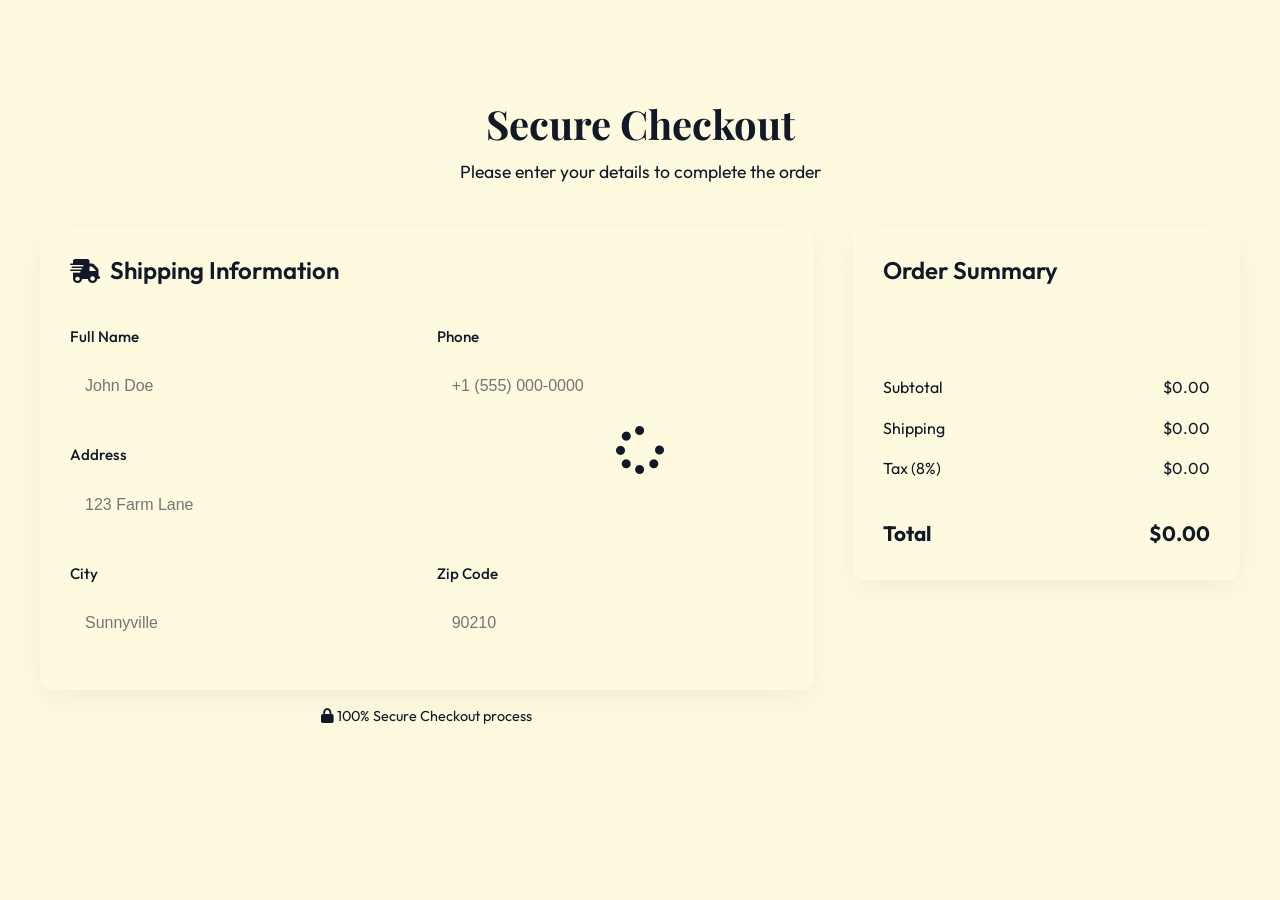
<file: checkout.html>
<!DOCTYPE html>
<html lang="en">
<head>
    <meta charset="UTF-8">
    <meta name="viewport" content="width=device-width, initial-scale=1.0">
    <title>Farmer Marketplace - Checkout</title>
    <!-- Fonts -->
    <link href="https://fonts.googleapis.com/css2?family=Roboto:wght@400;500;700&family=Playfair+Display:wght@700&display=swap" rel="stylesheet">
    <!-- FontAwesome -->
    <link rel="stylesheet" href="https://cdnjs.cloudflare.com/ajax/libs/font-awesome/6.4.0/css/all.min.css">
    <!-- CSS -->
    <link rel="stylesheet" href="css/style.css">
    <link rel="stylesheet" href="css/navbar.css">
    <link rel="stylesheet" href="css/footer.css">
    <link rel="stylesheet" href="css/checkout.css">
</head>
<body>
    <div id="global-loader" style="position:fixed; top:0; left:0; width:100%; height:100%; background:var(--background); display:flex; justify-content:center; align-items:center; z-index:9999;">
        <i class="fa-solid fa-spinner fa-spin fa-3x" style="color:var(--primary);"></i>
    </div>

    <div id="navbar-container"></div>

    <main class="page-container" style="padding-top: 100px; padding-bottom: 60px;">
        <div class="checkout-header" style="text-align: center; margin-bottom: 40px;">
            <h1 style="color: var(--primary); font-family: 'Playfair Display', serif; font-size: 2.5rem;">Secure Checkout</h1>
            <p style="color: var(--text-muted); font-size: 1.1rem; margin-top: 10px;">Please enter your details to complete the order</p>
        </div>

        <div class="checkout-layout">
            <!-- Left Side: Forms -->
            <div class="checkout-forms">
                <form id="checkoutForm">
                    <!-- Shipping Section -->
                    <div class="checkout-section">
                        <h2><i class="fa-solid fa-truck-fast"></i> Shipping Information</h2>
                        <div class="form-grid">
                            <div class="form-group">
                                <label>Full Name</label>
                                <input type="text" id="chkName" required placeholder="John Doe">
                            </div>
                            <div class="form-group">
                                <label>Phone</label>
                                <input type="tel" id="chkPhone" required placeholder="+1 (555) 000-0000">
                            </div>
                            <div class="form-group full-width">
                                <label>Address</label>
                                <input type="text" id="chkAddress" required placeholder="123 Farm Lane">
                            </div>
                            <div class="form-group">
                                <label>City</label>
                                <input type="text" id="chkCity" required placeholder="Sunnyville">
                            </div>
                            <div class="form-group">
                                <label>Zip Code</label>
                                <input type="text" id="chkZip" required placeholder="90210">
                            </div>
                        </div>
                    </div>


                    <p style="text-align: center; margin-top: 15px; color: var(--text-muted); font-size: 0.9rem;">
                        <i class="fa-solid fa-lock"></i> 100% Secure Checkout process
                    </p>
                </form>
            </div>

            <!-- Right Side: Order Summary -->
            <div class="checkout-summary">
                <h2>Order Summary</h2>
                <div id="checkoutItemsList" class="checkout-items-list">
                    <!-- Injected via JS -->
                </div>
                <div class="checkout-totals">
                    <div class="tot-row">
                        <span>Subtotal</span>
                        <span id="chkSubtotal">$0.00</span>
                    </div>
                    <div class="tot-row">
                        <span>Shipping</span>
                        <span id="chkShipping">$0.00</span>
                    </div>
                    <div class="tot-row">
                        <span>Tax (8%)</span>
                        <span id="chkTax">$0.00</span>
                    </div>
                    <div class="tot-row grand-total">
                        <span>Total</span>
                        <span id="chkGrandTotal">$0.00</span>
                    </div>
                </div>
            </div>
        </div>
    </main>

    <div id="footer-container"></div>


</body>
</html>
</file>
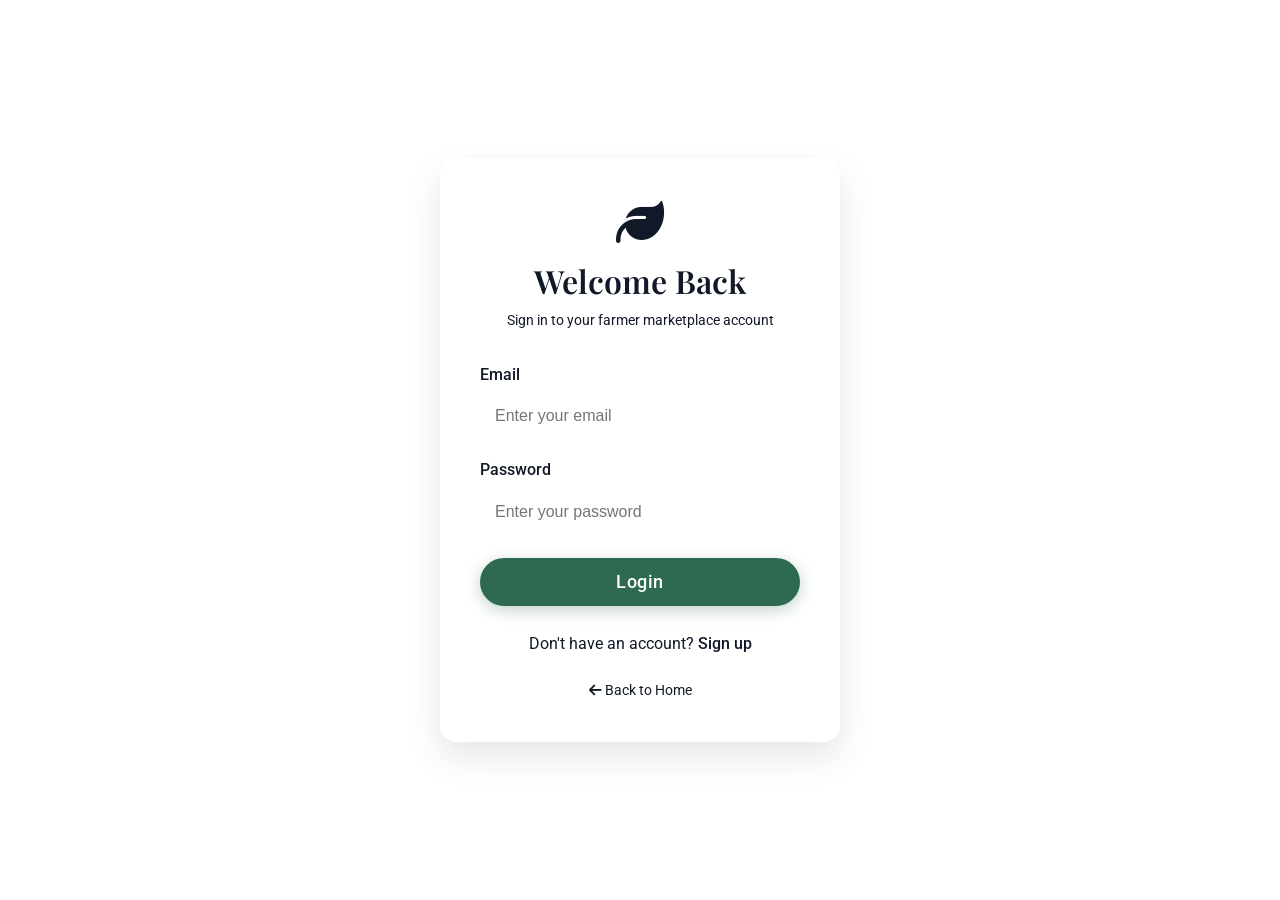
<file: dashboard.html>
<!DOCTYPE html>
<html lang="en">
<head>
    <meta charset="UTF-8">
    <meta name="viewport" content="width=device-width, initial-scale=1.0">
    <title>Farmer Marketplace - Dashboard</title>
    <!-- Fonts -->
    <link href="https://fonts.googleapis.com/css2?family=Roboto:wght@400;500;700&family=Playfair+Display:wght@700&display=swap" rel="stylesheet">
    <!-- FontAwesome -->
    <link rel="stylesheet" href="https://cdnjs.cloudflare.com/ajax/libs/font-awesome/6.4.0/css/all.min.css">
    <!-- CSS -->
    <link rel="stylesheet" href="css/style.css">
    <link rel="stylesheet" href="css/navbar.css">
    <link rel="stylesheet" href="css/footer.css">
    <link rel="stylesheet" href="css/dashboard.css">
</head>
<body>
    <div id="global-loader" style="position:fixed; top:0; left:0; width:100%; height:100%; background:var(--background); display:flex; justify-content:center; align-items:center; z-index:9999;">
        <i class="fa-solid fa-spinner fa-spin fa-3x" style="color:var(--primary);"></i>
    </div>

    <div id="navbar-container"></div>

    <main class="page-container" style="padding-top: 100px; padding-bottom: 60px;">
        <div class="dashboard-header" style="text-align: center; margin-bottom: 40px;">
            <h1 style="color: var(--primary); font-family: 'Playfair Display', serif; font-size: 2.5rem;">Your Dashboard</h1>
            <p id="dashboard-role" style="color: var(--text-muted); font-size: 1.1rem; margin-top: 10px;"></p>
        </div>
        
        <div id="dashboard-content">
            <!-- Dynamically injected via JS -->
        </div>
    </main>

    <div id="footer-container"></div>

    <!-- Scripts -->
    <script src="js/utils.js"></script>
    <script src="js/main.js"></script>
    <script src="js/dashboard.js"></script>
</body>
</html>
</file>
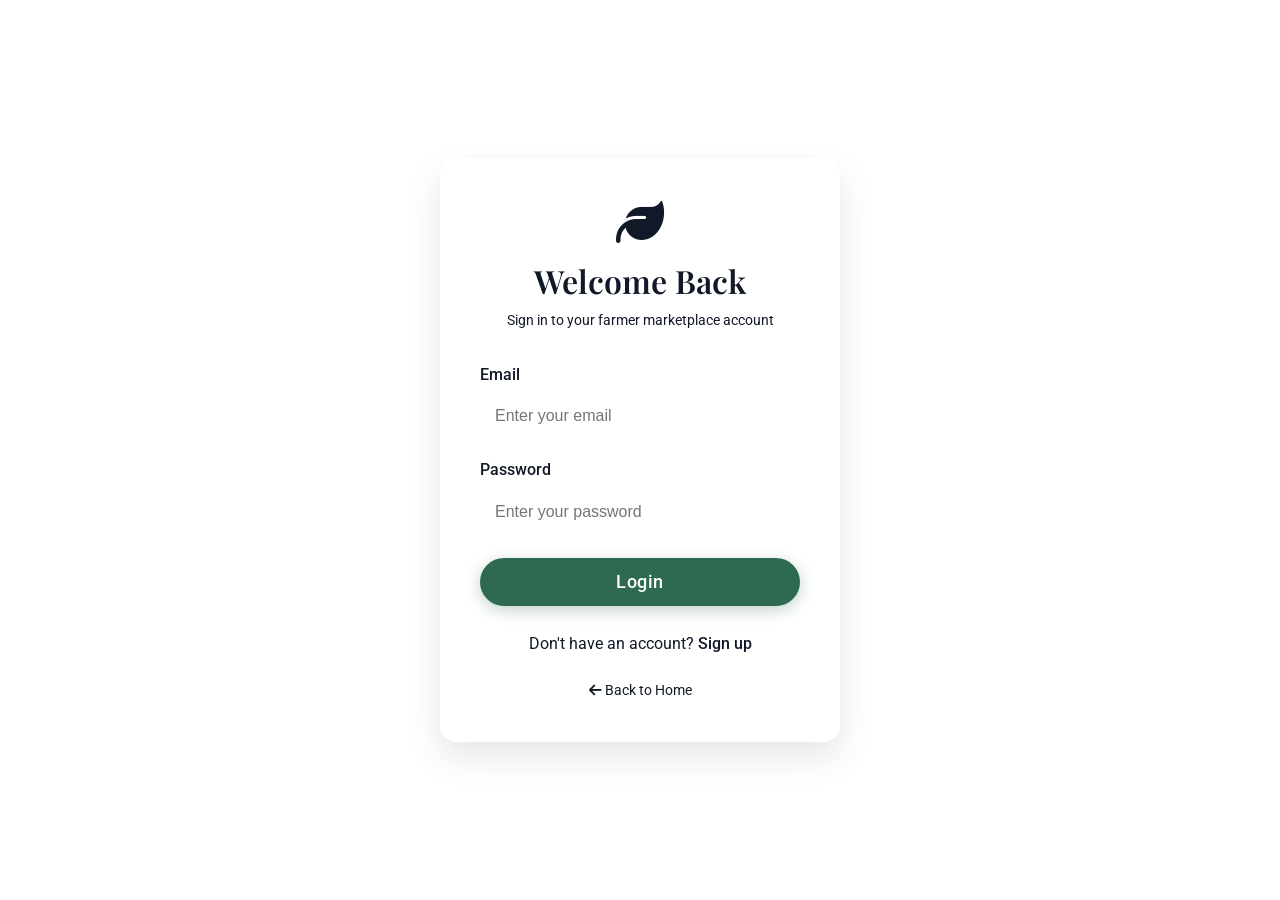
<file: login.html>
<!DOCTYPE html>
<html lang="en">
<head>
    <meta charset="UTF-8">
    <meta name="viewport" content="width=device-width, initial-scale=1.0">
    <title>Farmer Marketplace - Login</title>
    <!-- Fonts -->
    <link href="https://fonts.googleapis.com/css2?family=Roboto:wght@400;500;700&family=Playfair+Display:wght@700&display=swap" rel="stylesheet">
    <!-- FontAwesome -->
    <link rel="stylesheet" href="https://cdnjs.cloudflare.com/ajax/libs/font-awesome/6.4.0/css/all.min.css">
    <!-- CSS -->
    <link rel="stylesheet" href="css/style.css">
    <link rel="stylesheet" href="css/auth.css">
</head>
<body style="display: flex; align-items: center; justify-content: center; min-height: 100vh; background: linear-gradient(135deg, var(--bg-offset), var(--background)); font-family: 'Roboto', sans-serif;">
    <div class="auth-container" style="background: var(--background); padding: 40px; border-radius: 16px; box-shadow: 0 15px 35px rgba(0,0,0,0.1); width: 100%; max-width: 400px; text-align: center;">
        <div style="margin-bottom: 30px;">
            <i class="fa-solid fa-leaf fa-3x" style="color: var(--primary);"></i>
            <h2 style="font-family: 'Playfair Display', serif; color: var(--primary); margin-top: 15px; font-size: 2rem;">Welcome Back</h2>
            <p style="color: var(--text-muted); font-size: 0.9rem; margin-top: 5px;">Sign in to your farmer marketplace account</p>
        </div>
        <form id="loginForm" style="text-align: left;">
            <div class="form-group" style="margin-bottom: 20px;">
                <label style="display: block; margin-bottom: 8px; color: var(--text-main); font-weight: 500;">Email</label>
                <input type="email" id="loginEmail" required style="width: 100%; padding: 12px 15px; border-radius: 8px; border: 1px solid var(--border); background: var(--bg-offset); color: var(--text-main); font-size: 1rem; outline: none; transition: border-color 0.3s; box-sizing: border-box;" placeholder="Enter your email">
            </div>
            <div class="form-group" style="margin-bottom: 25px;">
                <label style="display: block; margin-bottom: 8px; color: var(--text-main); font-weight: 500;">Password</label>
                <input type="password" id="loginPassword" required style="width: 100%; padding: 12px 15px; border-radius: 8px; border: 1px solid var(--border); background: var(--bg-offset); color: var(--text-main); font-size: 1rem; outline: none; transition: border-color 0.3s; box-sizing: border-box;" placeholder="Enter your password">
            </div>
            <button type="submit" class="btn btn-primary" style="width: 100%; padding: 14px; font-size: 1.1rem; border-radius: 30px; font-weight: 500; letter-spacing: 0.5px; box-shadow: 0 4px 15px rgba(45, 106, 79, 0.3);">Login</button>
        </form>
        <p style="margin-top: 25px; color: var(--text-muted);">Don't have an account? <a href="signup.html" style="color: var(--primary); font-weight: 500; text-decoration: none;">Sign up</a></p>
        <div style="margin-top: 20px;">
            <a href="index.html" style="color: var(--text-muted); text-decoration: none; font-size: 0.9rem; transition: color 0.3s;">
                <i class="fa-solid fa-arrow-left"></i> Back to Home
            </a>
        </div>
    </div>
    <script src="js/utils.js"></script>
    <script src="js/auth.js"></script>
</body>
</html>
</file>
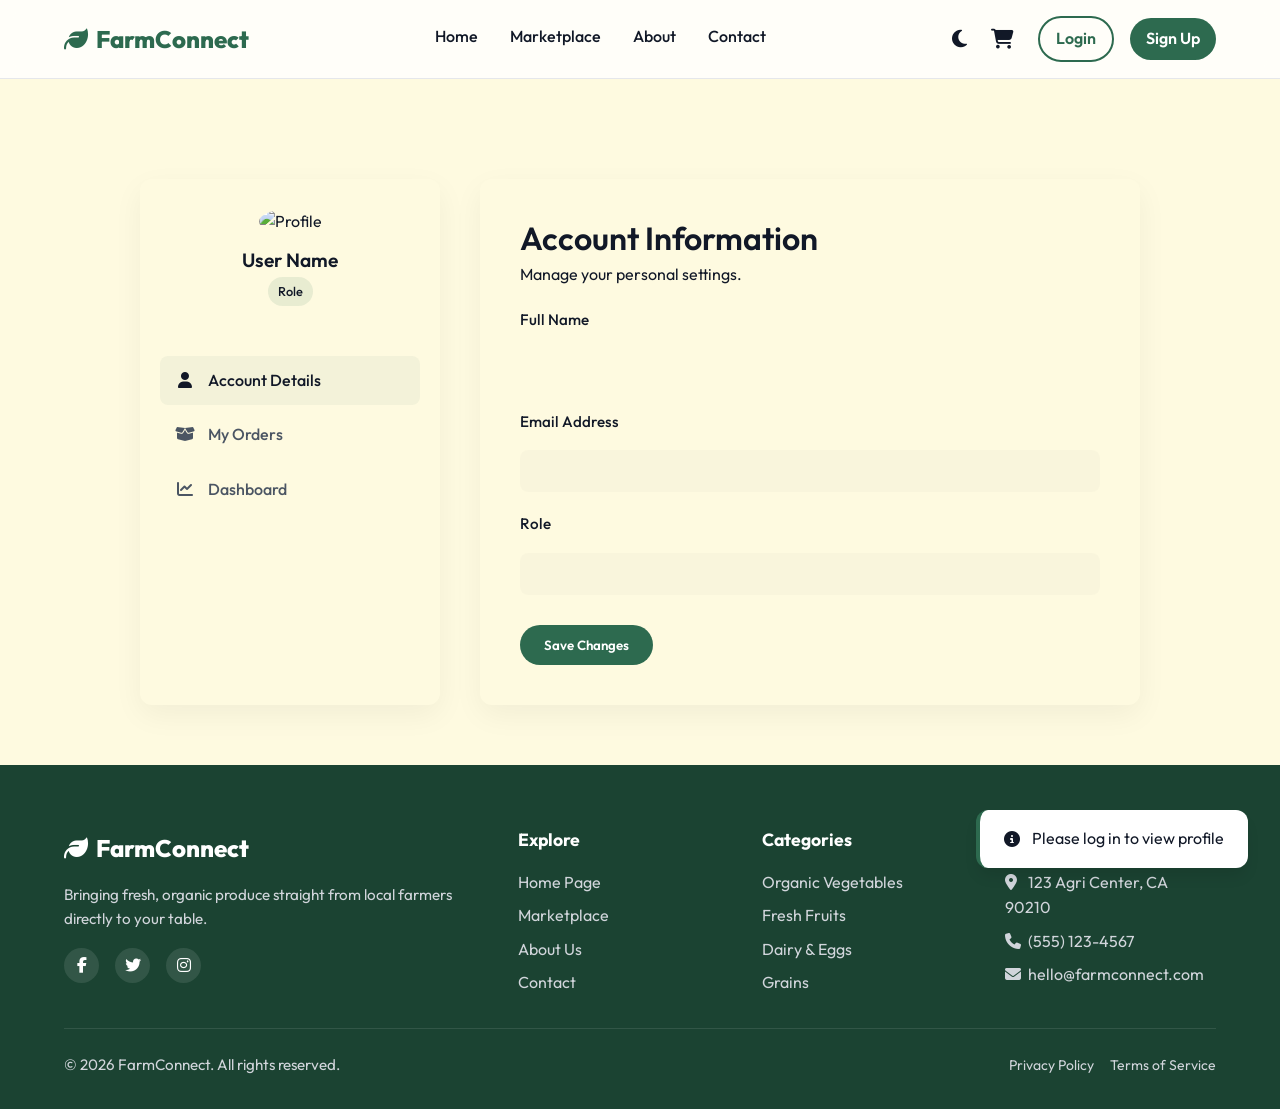
<file: profile.html>
<!DOCTYPE html>
<html lang="en">
<head>
    <meta charset="UTF-8">
    <meta name="viewport" content="width=device-width, initial-scale=1.0">
    <title>Farmer Marketplace - My Profile</title>
    <!-- Fonts -->
    <link href="https://fonts.googleapis.com/css2?family=Roboto:wght@400;500;700&family=Playfair+Display:wght@700&display=swap" rel="stylesheet">
    <!-- FontAwesome -->
    <link rel="stylesheet" href="https://cdnjs.cloudflare.com/ajax/libs/font-awesome/6.4.0/css/all.min.css">
    <!-- CSS -->
    <link rel="stylesheet" href="css/style.css">
    <link rel="stylesheet" href="css/navbar.css">
    <link rel="stylesheet" href="css/footer.css">
    <link rel="stylesheet" href="css/profile.css">
</head>
<body>
    <div id="global-loader" style="position:fixed; top:0; left:0; width:100%; height:100%; background:var(--background); display:flex; justify-content:center; align-items:center; z-index:9999;">
        <i class="fa-solid fa-spinner fa-spin fa-3x" style="color:var(--primary);"></i>
    </div>

    <div id="navbar-container"></div>

    <main class="page-container" style="padding-top: 100px; padding-bottom: 60px;">
        <div class="profile-layout">
            
            <!-- Left sidebar -->
            <div class="profile-sidebar">
                <div class="profile-avatar">
                    <img id="prof-img" src="" alt="Profile">
                    <h3 id="prof-sidebar-name">User Name</h3>
                    <div id="prof-sidebar-role" class="prof-role-badge">Role</div>
                </div>
                <ul class="profile-nav">
                    <li><a href="#" class="active"><i class="fa-solid fa-user"></i> Account Details</a></li>
                    <li><a href="orders.html"><i class="fa-solid fa-box-open"></i> My Orders</a></li>
                    <li><a href="dashboard.html"><i class="fa-solid fa-chart-line"></i> Dashboard</a></li>
                </ul>
            </div>
            
            <!-- Right Content -->
            <div class="profile-content">
                <div class="profile-card">
                    <h2>Account Information</h2>
                    <p style="color:var(--text-muted); margin-bottom:20px;">Manage your personal settings.</p>
                    
                    <form id="profileForm">
                        <div class="form-group">
                            <label>Full Name</label>
                            <input type="text" id="profName" required>
                        </div>
                        <div class="form-group">
                            <label>Email Address</label>
                            <input type="email" id="profEmail" disabled title="Email cannot be changed">
                        </div>
                        <div class="form-group">
                            <label>Role</label>
                            <input type="text" id="profRole" disabled style="text-transform: capitalize;">
                        </div>
                        <button type="submit" class="btn btn-primary" style="margin-top: 10px;">Save Changes</button>
                    </form>
                </div>
            </div>

        </div>
    </main>

    <div id="footer-container"></div>

    <!-- Scripts -->
    <script src="js/utils.js"></script>
    <script src="js/main.js"></script>
    <script src="js/profile.js"></script>
</body>
</html>
</file>
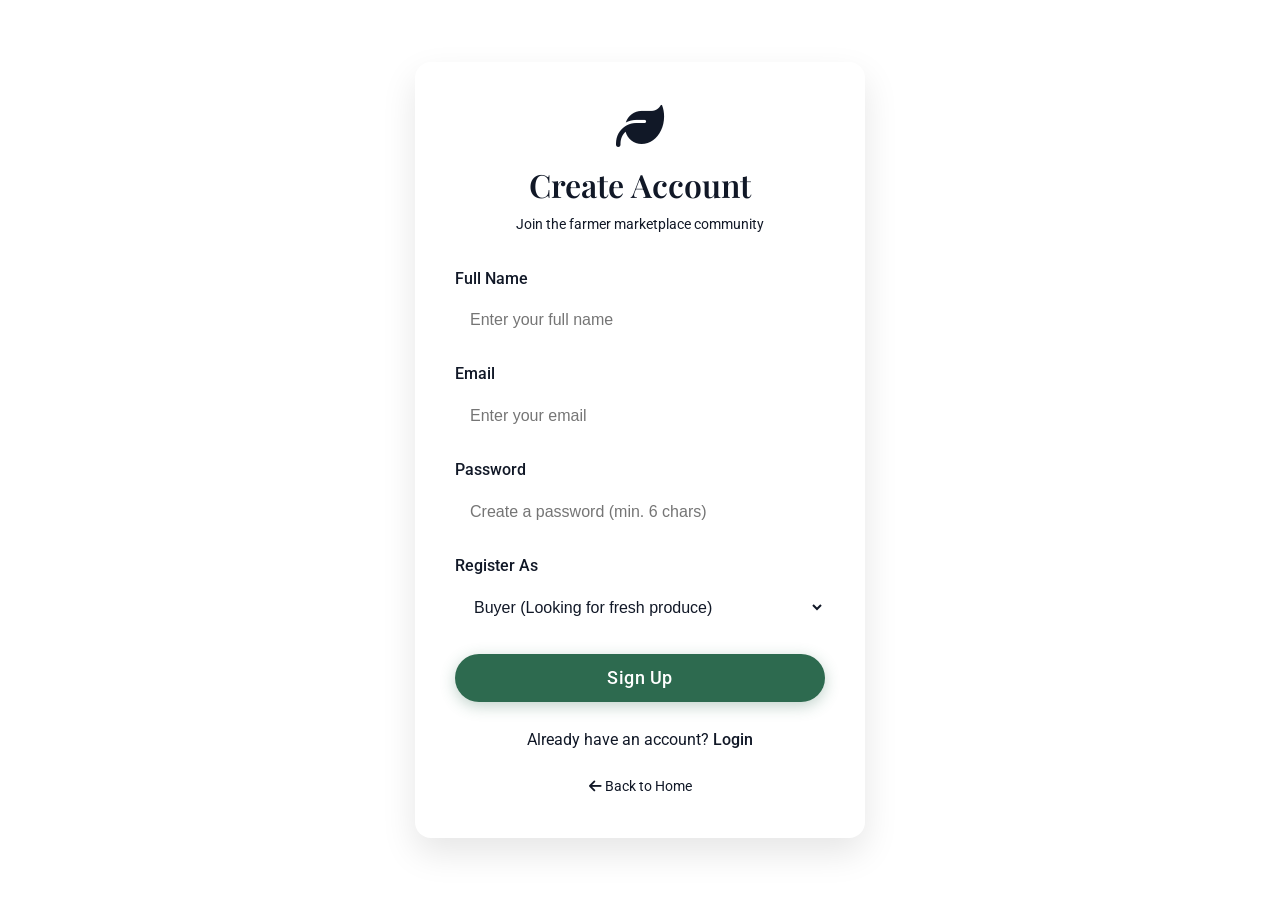
<file: signup.html>
<!DOCTYPE html>
<html lang="en">
<head>
    <meta charset="UTF-8">
    <meta name="viewport" content="width=device-width, initial-scale=1.0">
    <title>Farmer Marketplace - Sign Up</title>
    <!-- Fonts -->
    <link href="https://fonts.googleapis.com/css2?family=Roboto:wght@400;500;700&family=Playfair+Display:wght@700&display=swap" rel="stylesheet">
    <!-- FontAwesome -->
    <link rel="stylesheet" href="https://cdnjs.cloudflare.com/ajax/libs/font-awesome/6.4.0/css/all.min.css">
    <!-- CSS -->
    <link rel="stylesheet" href="css/style.css">
    <link rel="stylesheet" href="css/auth.css">
</head>
<body style="display: flex; align-items: center; justify-content: center; min-height: 100vh; background: linear-gradient(135deg, var(--bg-offset), var(--background)); font-family: 'Roboto', sans-serif;">
    <div class="auth-container" style="background: var(--background); padding: 40px; border-radius: 16px; box-shadow: 0 15px 35px rgba(0,0,0,0.1); width: 100%; max-width: 450px; text-align: center;">
        <div style="margin-bottom: 30px;">
            <i class="fa-solid fa-leaf fa-3x" style="color: var(--primary);"></i>
            <h2 style="font-family: 'Playfair Display', serif; color: var(--primary); margin-top: 15px; font-size: 2rem;">Create Account</h2>
            <p style="color: var(--text-muted); font-size: 0.9rem; margin-top: 5px;">Join the farmer marketplace community</p>
        </div>
        <form id="signupForm" style="text-align: left;">
            <div class="form-group" style="margin-bottom: 20px;">
                <label style="display: block; margin-bottom: 8px; color: var(--text-main); font-weight: 500;">Full Name</label>
                <input type="text" id="signupName" required style="width: 100%; padding: 12px 15px; border-radius: 8px; border: 1px solid var(--border); background: var(--bg-offset); color: var(--text-main); font-size: 1rem; outline: none; transition: border-color 0.3s; box-sizing: border-box;" placeholder="Enter your full name">
            </div>
            <div class="form-group" style="margin-bottom: 20px;">
                <label style="display: block; margin-bottom: 8px; color: var(--text-main); font-weight: 500;">Email</label>
                <input type="email" id="signupEmail" required style="width: 100%; padding: 12px 15px; border-radius: 8px; border: 1px solid var(--border); background: var(--bg-offset); color: var(--text-main); font-size: 1rem; outline: none; transition: border-color 0.3s; box-sizing: border-box;" placeholder="Enter your email">
            </div>
            <div class="form-group" style="margin-bottom: 20px;">
                <label style="display: block; margin-bottom: 8px; color: var(--text-main); font-weight: 500;">Password</label>
                <input type="password" id="signupPassword" required minlength="6" style="width: 100%; padding: 12px 15px; border-radius: 8px; border: 1px solid var(--border); background: var(--bg-offset); color: var(--text-main); font-size: 1rem; outline: none; transition: border-color 0.3s; box-sizing: border-box;" placeholder="Create a password (min. 6 chars)">
            </div>
            <div class="form-group" style="margin-bottom: 25px;">
                <label style="display: block; margin-bottom: 8px; color: var(--text-main); font-weight: 500;">Register As</label>
                <select id="signupRole" required style="width: 100%; padding: 12px 15px; border-radius: 8px; border: 1px solid var(--border); background: var(--bg-offset); color: var(--text-main); font-size: 1rem; outline: none; cursor: pointer; box-sizing: border-box;">
                    <option value="buyer">Buyer (Looking for fresh produce)</option>
                    <option value="farmer">Farmer (Selling produce)</option>
                </select>
            </div>
            <button type="submit" class="btn btn-primary" style="width: 100%; padding: 14px; font-size: 1.1rem; border-radius: 30px; font-weight: 500; letter-spacing: 0.5px; box-shadow: 0 4px 15px rgba(45, 106, 79, 0.3);">Sign Up</button>
        </form>
        <p style="margin-top: 25px; color: var(--text-muted);">Already have an account? <a href="login.html" style="color: var(--primary); font-weight: 500; text-decoration: none;">Login</a></p>
        <div style="margin-top: 20px;">
            <a href="index.html" style="color: var(--text-muted); text-decoration: none; font-size: 0.9rem; transition: color 0.3s;">
                <i class="fa-solid fa-arrow-left"></i> Back to Home
            </a>
        </div>
    </div>
    <script src="js/utils.js"></script>
    <script src="js/auth.js"></script>
</body>
</html>
</file>
<file: css/style.css>
/*==============================================
   FARMER MARKETPLACE GLOBAL STYLES & THEMING
==============================================*/

@import url('https://fonts.googleapis.com/css2?family=Outfit:wght@300;400;500;600;700;800&display=swap');

:root {
    /* Color Palette - Light Theme */
    --primary-color: #2D6A4F; 
    --primary-light: #40916C;
    --primary-dark: #1B4332;
    --secondary-color: #D4A373; 
    --secondary-light: #FAEDCD;
    --accent-color: #E9EDC9;
    
    /* Status Colors */
    --success: #16a34a;
    --warning: #f59e0b;
    --danger: #ef4444;
    
    /* Neutrals */
    --bg-color: #FEFAE0;
    --bg-alt: #ffffff;
    --bg-overlay: rgba(255, 255, 255, 0.8);
    --text-primary: #111827;
    --text-secondary: #4b5563;
    --border-color: #e5e7eb;
    
    /* UI Config */
    --max-width: 1200px;
    --border-radius: 12px;
    --transition: all 0.3s ease;
    --shadow-sm: 0 1px 2px rgba(0,0,0,0.05);
    --shadow-md: 0 4px 6px -1px rgba(0,0,0,0.1);
    --shadow-lg: 0 10px 15px -3px rgba(0,0,0,0.1);
}

/* Dark Theme Variables */
[data-theme="dark"] {
    --primary-color: #40916C;
    --primary-light: #52B788;
    --primary-dark: #2D6A4F;
    --secondary-color: #dda15e;
    --secondary-light: #bc6c25;
    
    --bg-color: #121212;
    --bg-alt: #1e1e1e;
    --bg-overlay: rgba(30, 30, 30, 0.9);
    --text-primary: #f3f4f6;
    --text-secondary: #9ca3af;
    --border-color: #374151;
}

/* Base Stylings */
* {
    margin: 0;
    padding: 0;
    box-sizing: border-box;
}

body {
    font-family: 'Outfit', sans-serif;
    background-color: var(--bg-color);
    color: var(--text-primary);
    line-height: 1.6;
    display: flex;
    flex-direction: column;
    min-height: 100vh;
    transition: background-color 0.3s, color 0.3s;
}

a {
    text-decoration: none;
    color: var(--primary-color);
    transition: var(--transition);
}

a:hover {
    color: var(--primary-light);
}

/* Typography */
h1, h2, h3, h4 { color: var(--text-primary); margin-bottom: 0.5rem; line-height: 1.2; }
h1 { font-size: 2.5rem; font-weight: 700; }
h2 { font-size: 2rem; font-weight: 600; }
h3 { font-size: 1.5rem; font-weight: 600; }

/* Grid/Layout Utils */
.container {
    width: 100%;
    max-width: var(--max-width);
    margin: 0 auto;
    padding: 0 1.5rem;
}

.grid { display: grid; }
.flex { display: flex; }
.items-center { align-items: center; }
.justify-between { justify-content: space-between; }
.justify-center { justify-content: center; }
.flex-col { flex-direction: column; }
.gap-1 { gap: 0.5rem; }
.gap-2 { gap: 1rem; }
.gap-3 { gap: 1.5rem; }
.gap-4 { gap: 2rem; }

/* Components */
.card {
    background-color: var(--bg-alt);
    border-radius: var(--border-radius);
    padding: 1.5rem;
    box-shadow: var(--shadow-sm);
    transition: var(--transition);
    border: 1px solid var(--border-color);
}

.card:hover {
    box-shadow: var(--shadow-md);
    transform: translateY(-2px);
}

.btn {
    display: inline-flex;
    align-items: center;
    justify-content: center;
    gap: 0.5rem;
    padding: 0.75rem 1.5rem;
    font-family: inherit;
    font-weight: 600;
    border: none;
    border-radius: 9999px;
    cursor: pointer;
    transition: var(--transition);
}

.btn:disabled {
    opacity: 0.7;
    cursor: not-allowed;
}

.btn-primary {
    background-color: var(--primary-color);
    color: white;
}

.btn-primary:not(:disabled):hover {
    background-color: var(--primary-light);
    color: white;
    box-shadow: var(--shadow-md);
}

.btn-secondary {
    background-color: var(--secondary-color);
    color: white;
}

.btn-outline {
    background-color: transparent;
    border: 2px solid var(--primary-color);
    color: var(--primary-color);
}

.btn-outline:hover {
    background-color: var(--primary-color);
    color: white;
}

/* Standard Inputs */
.form-group {
    margin-bottom: 1rem;
}
.form-group label {
    display: block;
    margin-bottom: 0.5rem;
    font-weight: 500;
}
.form-control {
    width: 100%;
    padding: 0.75rem 1rem;
    border: 1px solid var(--border-color);
    border-radius: var(--border-radius);
    background-color: var(--bg-alt);
    color: var(--text-primary);
    font-family: inherit;
    transition: var(--transition);
}
.form-control:focus {
    outline: none;
    border-color: var(--primary-color);
    box-shadow: 0 0 0 3px rgba(64, 145, 108, 0.2);
}

/* Toast Notifications */
#toast-container {
    position: fixed;
    bottom: 2rem;
    right: 2rem;
    z-index: 9999;
    display: flex;
    flex-direction: column;
    gap: 0.5rem;
}

.toast {
    background-color: var(--bg-alt);
    color: var(--text-primary);
    padding: 1rem 1.5rem;
    border-radius: var(--border-radius);
    box-shadow: var(--shadow-lg);
    border-left: 4px solid var(--primary-color);
    display: flex;
    align-items: center;
    gap: 0.75rem;
    animation: slideInRight 0.3s ease forwards;
    min-width: 250px;
}

.toast.fade-out {
    animation: fadeOut 0.3s ease forwards;
}

/* Loading Spinner Screen */
#global-loader {
    position: fixed;
    inset: 0;
    background-color: var(--bg-color);
    z-index: 10000;
    display: flex;
    align-items: center;
    justify-content: center;
    flex-direction: column;
    transition: opacity 0.3s;
}

.spinner {
    width: 50px;
    height: 50px;
    border: 5px solid var(--secondary-light);
    border-top-color: var(--primary-color);
    border-radius: 50%;
    animation: spin 1s linear infinite;
    margin-bottom: 1rem;
}

/* Animations */
@keyframes spin { to { transform: rotate(360deg); } }
@keyframes slideInRight { from { transform: translateX(100%); opacity: 0; } to { transform: translateX(0); opacity: 1; } }
@keyframes fadeOut { to { opacity: 0; } }

/* Utility Spacing */
.mt-1 { margin-top: 0.5rem; } .mt-2 { margin-top: 1rem; } .mt-4 { margin-top: 2rem; }
.mb-1 { margin-bottom: 0.5rem; } .mb-2 { margin-bottom: 1rem; } .mb-4 { margin-bottom: 2rem; }
.w-full { width: 100%; } .text-center { text-align: center; }
</file>
<file: css/navbar.css>
/*==============================================
   NAVBAR COMPONENT
==============================================*/

.navbar {
    background: var(--bg-overlay);
    backdrop-filter: blur(10px);
    -webkit-backdrop-filter: blur(10px);
    border-bottom: 1px solid var(--border-color);
    position: sticky;
    top: 0;
    z-index: 1000;
    padding: 1rem 0;
    transition: var(--transition);
}

.navbar.scrolled {
    box-shadow: var(--shadow-md);
    padding: 0.75rem 0;
}

.nav-container {
    display: flex;
    justify-content: space-between;
    align-items: center;
}

.nav-brand {
    font-size: 1.5rem;
    font-weight: 800;
    color: var(--primary-color);
    display: flex;
    align-items: center;
    gap: 0.5rem;
}

.nav-links {
    display: flex;
    gap: 2rem;
    align-items: center;
}

.nav-link {
    color: var(--text-primary);
    font-weight: 500;
    position: relative; padding-bottom: 0.25rem;
}

.nav-link::after {
    content: ''; position: absolute; width: 0; height: 2px;
    bottom: 0; left: 0; background-color: var(--primary-color);
    transition: var(--transition);
}

.nav-link:hover::after, .nav-link.active::after {
    width: 100%;
}

.nav-actions {
    display: flex;
    align-items: center;
    gap: 1.5rem;
}

.icon-btn {
    background: none;
    border: none;
    color: var(--text-primary);
    font-size: 1.25rem;
    cursor: pointer;
    transition: color 0.2s;
    position: relative;
    display: flex; align-items: center; justify-content: center;
}

.icon-btn:hover {
    color: var(--primary-color);
}

.cart-count {
    position: absolute;
    top: -8px; 
    right: -10px;
    background-color: var(--danger);
    color: white;
    font-size: 0.7rem;
    height: 18px; width: 18px;
    display: flex; align-items: center; justify-content: center;
    border-radius: 50%;
    font-weight: bold;
}

/* User Menu Dropdown */
.user-menu {
    position: relative;
    display: flex; align-items: center; gap: 0.5rem;
    cursor: pointer; font-weight: 500;
}

.user-menu img {
    width: 35px; height: 35px; border-radius: 50%;
    border: 2px solid var(--primary-color);
}

.dropdown {
    position: absolute;
    top: 100%; right: 0; margin-top: 10px;
    background: var(--bg-alt);
    border: 1px solid var(--border-color);
    border-radius: var(--border-radius);
    box-shadow: var(--shadow-lg);
    width: 200px;
    padding: 0.5rem 0;
    opacity: 0; visibility: hidden;
    transform: translateY(-10px);
    transition: var(--transition);
}

.user-menu:hover .dropdown {
    opacity: 1; visibility: visible;
    transform: translateY(0);
}

.dropdown a {
    display: flex; align-items: center; gap: 0.75rem;
    padding: 0.75rem 1.25rem;
    color: var(--text-primary);
}

.dropdown a:hover {
    background-color: var(--primary-light);
    color: white;
}

/* Hamburger */
.mobile-toggle {
    display: none;
    font-size: 1.5rem;
    cursor: pointer; background: none; border: none; color: var(--text-primary);
}

@media (max-width: 768px) {
    .mobile-toggle { display: block; }
    
    .nav-links {
        position: absolute; top: 100%; left: 0; width: 100%;
        background: var(--bg-alt);
        flex-direction: column; padding: 1rem;
        box-shadow: var(--shadow-md);
        clip-path: polygon(0 0, 100% 0, 100% 0, 0 0); /* Hidden nicely */
        transition: clip-path 0.3s ease-in-out;
    }
    
    .nav-links.active {
        clip-path: polygon(0 0, 100% 0, 100% 100%, 0 100%);
    }
}
</file>
<file: css/footer.css>
/*==============================================
   FOOTER COMPONENT
==============================================*/
.footer {
    background-color: var(--primary-dark);
    color: white;
    padding: 4rem 0 2rem;
    margin-top: auto;
}

.footer-grid {
    display: grid;
    grid-template-columns: 2fr 1fr 1fr 1fr;
    gap: 2rem;
    margin-bottom: 2rem;
}

.footer-brand {
    font-size: 1.5rem;
    font-weight: 800;
    color: white;
    display: flex;
    align-items: center;
    gap: 0.5rem;
    margin-bottom: 1rem;
}

.footer p { color: #d1d5db; font-size: 0.95rem;}

.social-links { display: flex; gap: 1rem; margin-top: 1rem;}
.social-link { width: 35px; height: 35px; border-radius: 50%; background: rgba(255,255,255,0.1); display: flex; align-items:center; justify-content:center; color: white; transition: var(--transition); }
.social-link:hover { background: var(--secondary-color); transform: translateY(-3px); }

.footer h4 { color: white; margin-bottom: 1.25rem; font-size: 1.1rem; }

.footer-links { display: flex; flex-direction: column; gap: 0.5rem; }
.footer-link { color: #d1d5db; transition: var(--transition); }
.footer-link:hover { color: var(--secondary-color); padding-left: 5px; }

.footer-bottom {
    border-top: 1px solid rgba(255,255,255,0.1);
    padding-top: 1.5rem;
    display: flex; justify-content: space-between; align-items: center;
    color: #9ca3af; font-size: 0.875rem;
}

@media (max-width: 768px) {
    .footer-grid { grid-template-columns: 1fr 1fr; }
    .footer-bottom { flex-direction: column; text-align: center; gap: 1rem; }
}
@media (max-width: 480px) {
    .footer-grid { grid-template-columns: 1fr; }
}
</file>
<file: css/checkout.css>
/* Checkout Styles */
.checkout-layout {
    display: grid;
    grid-template-columns: 2fr 1fr;
    gap: 40px;
    max-width: 1200px;
    margin: 0 auto;
}

.checkout-forms {
    display: flex;
    flex-direction: column;
    gap: 30px;
}

.checkout-section {
    background: var(--bg-offset);
    padding: 30px;
    border-radius: 12px;
    box-shadow: 0 10px 30px rgba(0,0,0,0.05);
}

.checkout-section h2 {
    font-size: 1.5rem;
    color: var(--primary);
    margin-bottom: 25px;
    display: flex;
    align-items: center;
    gap: 10px;
    border-bottom: 1px solid var(--border);
    padding-bottom: 15px;
}

.form-grid {
    display: grid;
    grid-template-columns: 1fr 1fr;
    gap: 20px;
}

.form-group {
    display: flex;
    flex-direction: column;
    gap: 8px;
}

.form-group.full-width {
    grid-column: 1 / -1;
}

.form-group label {
    font-size: 0.95rem;
    color: var(--text-main);
    font-weight: 500;
}

.form-group input {
    padding: 12px 15px;
    border: 1px solid var(--border);
    border-radius: 8px;
    background: var(--background);
    color: var(--text-main);
    font-size: 1rem;
    outline: none;
    transition: border-color 0.3s;
}

.form-group input:focus {
    border-color: var(--primary);
}

/* Summary Sidebar */
.checkout-summary {
    background: var(--bg-offset);
    padding: 30px;
    border-radius: 12px;
    box-shadow: 0 10px 30px rgba(0,0,0,0.05);
    height: fit-content;
    position: sticky;
    top: 100px;
}

.checkout-summary h2 {
    font-size: 1.5rem;
    color: var(--text-main);
    margin-bottom: 25px;
    border-bottom: 1px solid var(--border);
    padding-bottom: 15px;
}

.checkout-items-list {
    display: flex;
    flex-direction: column;
    gap: 15px;
    margin-bottom: 30px;
    max-height: 400px;
    overflow-y: auto;
}

.chk-item {
    display: flex;
    gap: 15px;
    align-items: center;
}

.chk-item-img {
    width: 60px;
    height: 60px;
    border-radius: 8px;
    object-fit: cover;
}

.chk-item-details {
    flex: 1;
}

.chk-item-title {
    font-size: 0.95rem;
    color: var(--text-main);
    font-weight: 500;
    margin-bottom: 5px;
}

.chk-item-meta {
    font-size: 0.85rem;
    color: var(--text-muted);
}

.checkout-totals {
    border-top: 1px solid var(--border);
    padding-top: 20px;
    display: flex;
    flex-direction: column;
    gap: 15px;
}

.tot-row {
    display: flex;
    justify-content: space-between;
    color: var(--text-muted);
    font-size: 1rem;
}

.tot-row.grand-total {
    color: var(--primary);
    font-size: 1.3rem;
    font-weight: 700;
    border-top: 1px solid var(--border);
    padding-top: 15px;
    margin-top: 5px;
}

/* Responsiveness */
@media (max-width: 900px) {
    .checkout-layout {
        grid-template-columns: 1fr;
    }
    .checkout-summary {
        position: static;
        order: -1; /* Make summary appear on top on mobile */
    }
}

@media (max-width: 500px) {
    .form-grid {
        grid-template-columns: 1fr;
    }
}
</file>
<file: css/dashboard.css>
/*==============================================
   DASHBOARD CSS
==============================================*/

.dashboard-layout {
    display: flex;
    min-height: calc(100vh - 80px); /* minus navbar approx */
    background-color: var(--bg-color);
}

.sidebar {
    width: 250px;
    background-color: var(--bg-alt);
    border-right: 1px solid var(--border-color);
    padding: 2rem 1.5rem;
    display: flex;
    flex-direction: column;
}

[data-theme="dark"] .sidebar {
    background-color: var(--bg-alt);
}

.sidebar-user {
    text-align: center;
    margin-bottom: 2rem;
    padding-bottom: 1.5rem;
    border-bottom: 1px solid var(--border-color);
}

.sidebar-user img {
    width: 60px; height: 60px;
    border-radius: 50%; border: 3px solid var(--primary-color);
    margin-bottom: 0.5rem;
}

.sidebar-user h3 { font-size: 1.2rem; margin-bottom: 0px; }
.badge { display: inline-block; padding: 0.2rem 0.6rem; border-radius: 99px; font-size: 0.75rem; font-weight: 700; text-transform: uppercase;}
.badge-primary { background: rgba(45, 106, 79, 0.1); color: var(--primary-color); }
[data-theme="dark"] .badge-primary { background: rgba(82, 183, 136, 0.2); color: var(--primary-light); }

.sidebar-nav {
    display: flex;
    flex-direction: column;
    gap: 0.5rem;
}

.sidebar-link {
    display: flex; align-items: center; gap: 0.75rem;
    padding: 0.75rem 1rem; color: var(--text-secondary);
    border-radius: var(--border-radius); font-weight: 500;
    transition: var(--transition);
}

.sidebar-link i { width: 20px; }

.sidebar-link:hover, .sidebar-link.active {
    background-color: var(--primary-color);
    color: white;
}

.dashboard-main {
    flex: 1; padding: 2rem; overflow-y: auto;
}

.stats-grid {
    display: grid; grid-template-columns: repeat(auto-fit, minmax(200px, 1fr)); gap: 1.5rem; margin-bottom: 2rem;
}

.stat-card {
    background: var(--bg-alt); padding: 1.5rem; border-radius: var(--border-radius);
    border: 1px solid var(--border-color); display: flex; align-items: center; gap: 1.5rem;
    box-shadow: var(--shadow-sm);
}
.stat-icon {
    width: 50px; height: 50px; border-radius: 50%; display: flex; align-items: center; justify-content: center;
    font-size: 1.5rem; background: rgba(45, 106, 79, 0.1); color: var(--primary-color);
}
.stat-content h4 { color: var(--text-secondary); font-size: 0.9rem; margin:0; }
.stat-content h2 { color: var(--text-primary); font-size: 1.5rem; margin:0; font-weight: 800;}

/* Data Tables */
.table-container {
    background: var(--bg-alt);
    border: 1px solid var(--border-color);
    border-radius: var(--border-radius);
    overflow: hidden; box-shadow: var(--shadow-sm);
}

.table-header { padding: 1.25rem 1.5rem; display: flex; justify-content: space-between; align-items: center; border-bottom: 1px solid var(--border-color); }
.table-header h3 { margin: 0; font-size: 1.1rem; }

.data-table { width: 100%; border-collapse: collapse; text-align: left;}
.data-table th, .data-table td { padding: 1rem 1.5rem; border-bottom: 1px solid var(--border-color); }
.data-table th { background-color: var(--bg-color); color: var(--text-secondary); font-weight: 600; font-size: 0.85rem; text-transform: uppercase;}
.data-table tr:last-child td { border-bottom: none; }
.data-table tbody tr:hover { background-color: rgba(0,0,0,0.02); }
[data-theme="dark"] .data-table tbody tr:hover { background-color: rgba(255,255,255,0.02); }

.status-badge { padding: 0.25rem 0.75rem; border-radius: 99px; font-size: 0.8rem; font-weight: 600; }
.status-pending { background: #fef3c7; color: #92400e; }
.status-delivered { background: #dcfce7; color: #166534; }

@media (max-width: 768px) {
    .dashboard-layout { flex-direction: column; }
    .sidebar { width: 100%; border-right: none; border-bottom: 1px solid var(--border-color); padding: 1rem; }
    .sidebar-user { margin-bottom: 1rem; padding-bottom: 1rem; }
    .dashboard-main { padding: 1rem; }
    .sidebar-nav { flex-direction: row; overflow-x: auto; padding-bottom: 0.5rem;}
    .sidebar-link { white-space: nowrap; }
}
</file>
<file: css/auth.css>
/*==============================================
   AUTH COMPONENT CSS
==============================================*/

.auth-wrapper {
    display: flex; align-items: center; justify-content: center;
    min-height: calc(100vh - 80px);
    background: linear-gradient(135deg, var(--bg-color) 0%, var(--accent-color) 100%);
    padding: 2rem 1rem;
}

[data-theme="dark"] .auth-wrapper {
    background: linear-gradient(135deg, var(--bg-color) 0%, #152219 100%);
}

.auth-card {
    background: var(--bg-alt);
    border-radius: var(--border-radius);
    padding: 2.5rem;
    width: 100%; max-width: 450px;
    box-shadow: 0 20px 25px -5px rgba(0,0,0,0.1);
    animation: fadeUp 0.4s ease-out;
}

.auth-card h2 { text-align: center; margin-bottom: 0.5rem; }
.auth-card p.subtitle { text-align: center; color: var(--text-secondary); margin-bottom: 2rem; }

.role-selector {
    display: flex; gap: 1rem; justify-content: center; margin-bottom: 2rem;
}

.role-btn {
    flex: 1; padding: 1rem; text-align: center;
    border: 2px solid var(--border-color); border-radius: var(--border-radius);
    cursor: pointer; transition: var(--transition);
    background: var(--bg-color); color: var(--text-secondary);
}

.role-btn i { font-size: 1.5rem; margin-bottom: 0.5rem; display: block; }
.role-btn.active { border-color: var(--primary-color); color: var(--primary-color); background: rgba(45, 106, 79, 0.05); }

.auth-link-text { text-align: center; margin-top: 1.5rem; color: var(--text-secondary); }
.auth-link-text a { font-weight: 600; text-decoration: underline; }

.error-msg { background: #fee2e2; color: #991b1b; padding: 0.75rem; border-radius: var(--border-radius); font-size: 0.9rem; margin-bottom: 1rem; text-align: center; }
</file>
<file: css/profile.css>
/* Profile Layout Styles */
.profile-layout {
    display: grid;
    grid-template-columns: 300px 1fr;
    gap: 40px;
    max-width: 1000px;
    margin: 0 auto;
}

.profile-sidebar {
    background: var(--bg-offset);
    border-radius: 12px;
    padding: 30px 20px;
    box-shadow: 0 10px 30px rgba(0,0,0,0.05);
    display: flex;
    flex-direction: column;
    align-items: center;
}

.profile-avatar {
    text-align: center;
    margin-bottom: 30px;
    width: 100%;
    border-bottom: 1px solid var(--border);
    padding-bottom: 20px;
}

.profile-avatar img {
    width: 120px;
    height: 120px;
    border-radius: 50%;
    object-fit: cover;
    border: 3px solid var(--primary);
    margin-bottom: 15px;
}

.profile-avatar h3 {
    font-size: 1.2rem;
    color: var(--text-main);
    margin-bottom: 5px;
}

.prof-role-badge {
    display: inline-block;
    padding: 4px 10px;
    background: rgba(45, 106, 79, 0.1);
    color: var(--primary);
    border-radius: 30px;
    font-size: 0.8rem;
    font-weight: 500;
    text-transform: capitalize;
}

.profile-nav {
    list-style: none;
    width: 100%;
}

.profile-nav li {
    margin-bottom: 5px;
}

.profile-nav a {
    display: block;
    padding: 12px 15px;
    border-radius: 8px;
    color: var(--text-secondary);
    text-decoration: none;
    transition: all 0.3s;
    font-weight: 500;
}

.profile-nav a i {
    width: 20px;
    margin-right: 10px;
    text-align: center;
}

.profile-nav a:hover, .profile-nav a.active {
    background: rgba(45, 106, 79, 0.05);
    color: var(--primary);
}

.profile-content {
    display: flex;
    flex-direction: column;
}

.profile-card {
    background: var(--bg-offset);
    border-radius: 12px;
    padding: 40px;
    box-shadow: 0 10px 30px rgba(0,0,0,0.05);
}

.profile-card h2 {
    color: var(--text-main);
    margin-bottom: 5px;
    border-bottom: none;
}

.form-group {
    display: flex;
    flex-direction: column;
    gap: 8px;
    margin-bottom: 20px;
}

.form-group label {
    font-size: 0.95rem;
    color: var(--text-main);
    font-weight: 500;
}

.form-group input {
    padding: 12px 15px;
    border: 1px solid var(--border);
    border-radius: 8px;
    background: var(--background);
    color: var(--text-main);
    font-size: 1rem;
    outline: none;
    transition: border-color 0.3s;
}

.form-group input:focus {
    border-color: var(--primary);
}

.form-group input:disabled {
    background: rgba(0,0,0,0.02);
    color: var(--text-muted);
    cursor: not-allowed;
}

[data-theme="dark"] .form-group input:disabled {
    background: rgba(255,255,255,0.02);
}

@media (max-width: 800px) {
    .profile-layout {
        grid-template-columns: 1fr;
    }
}
</file>
